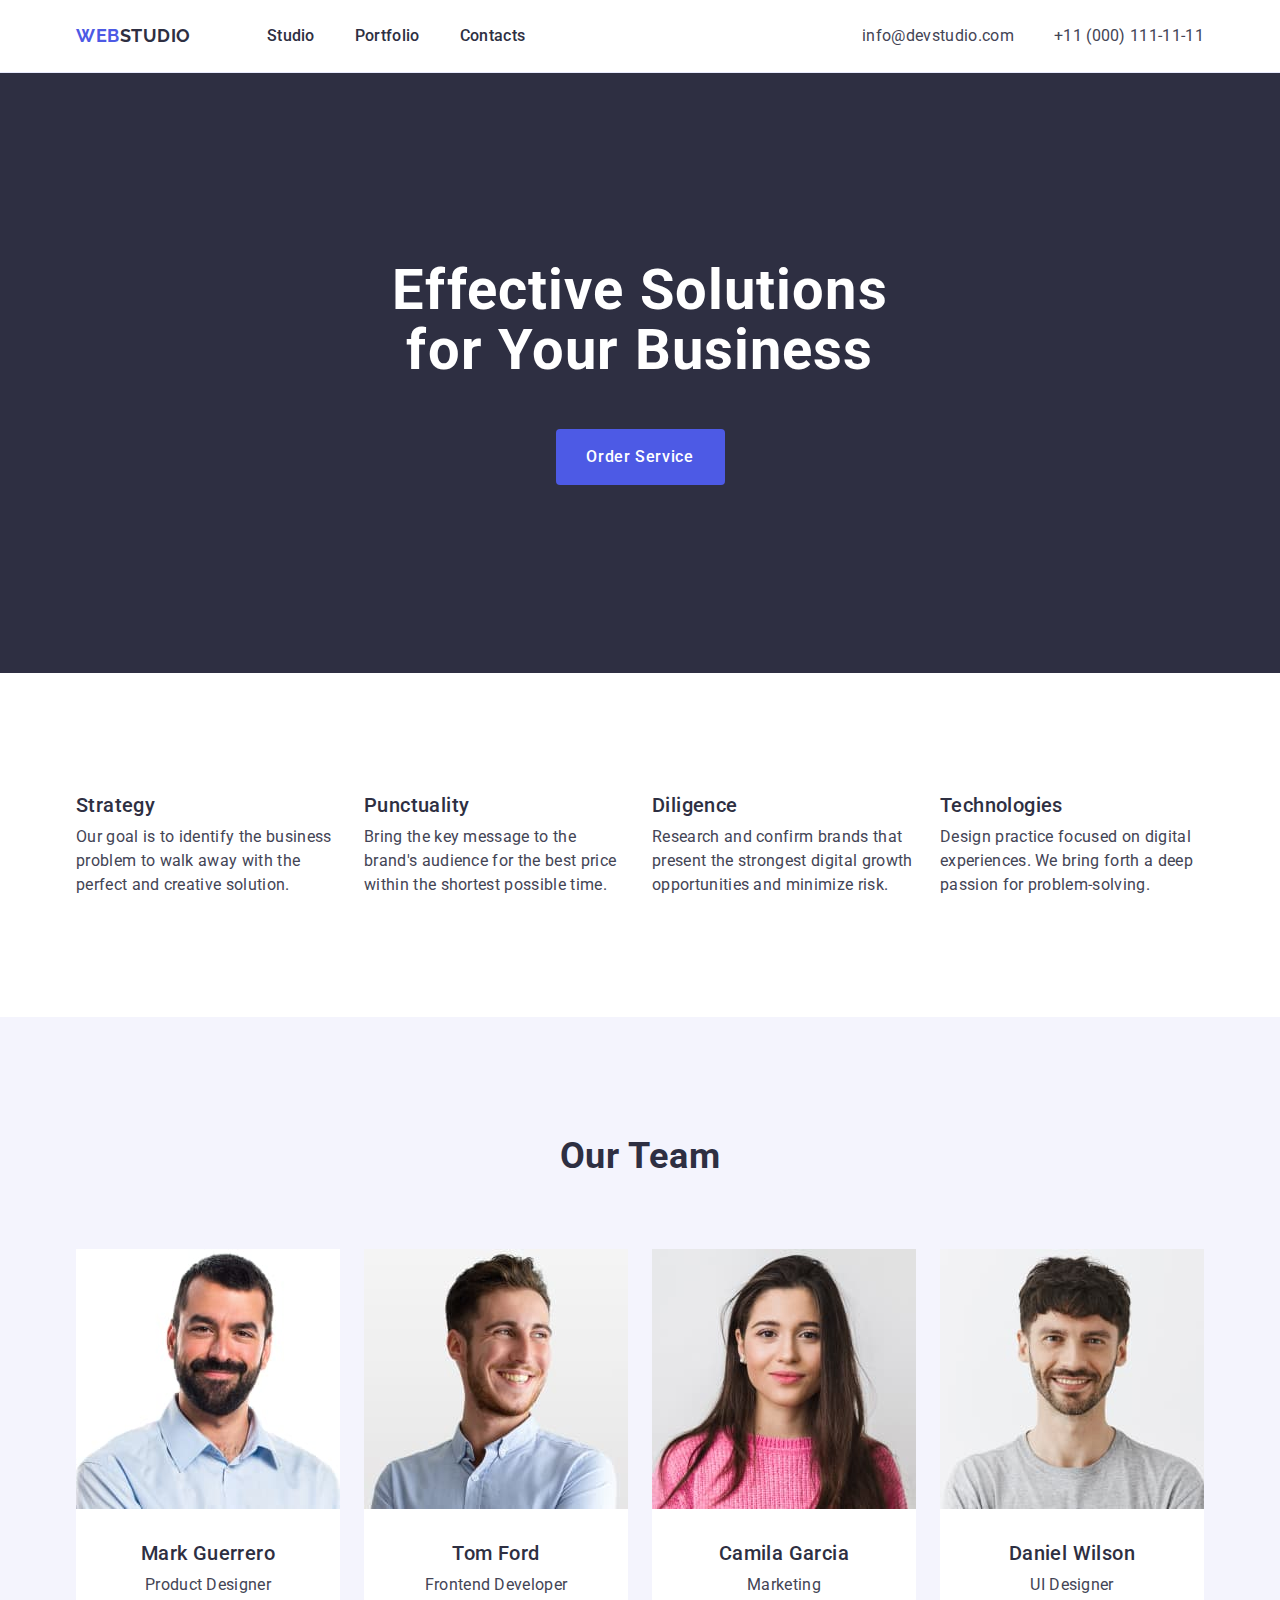
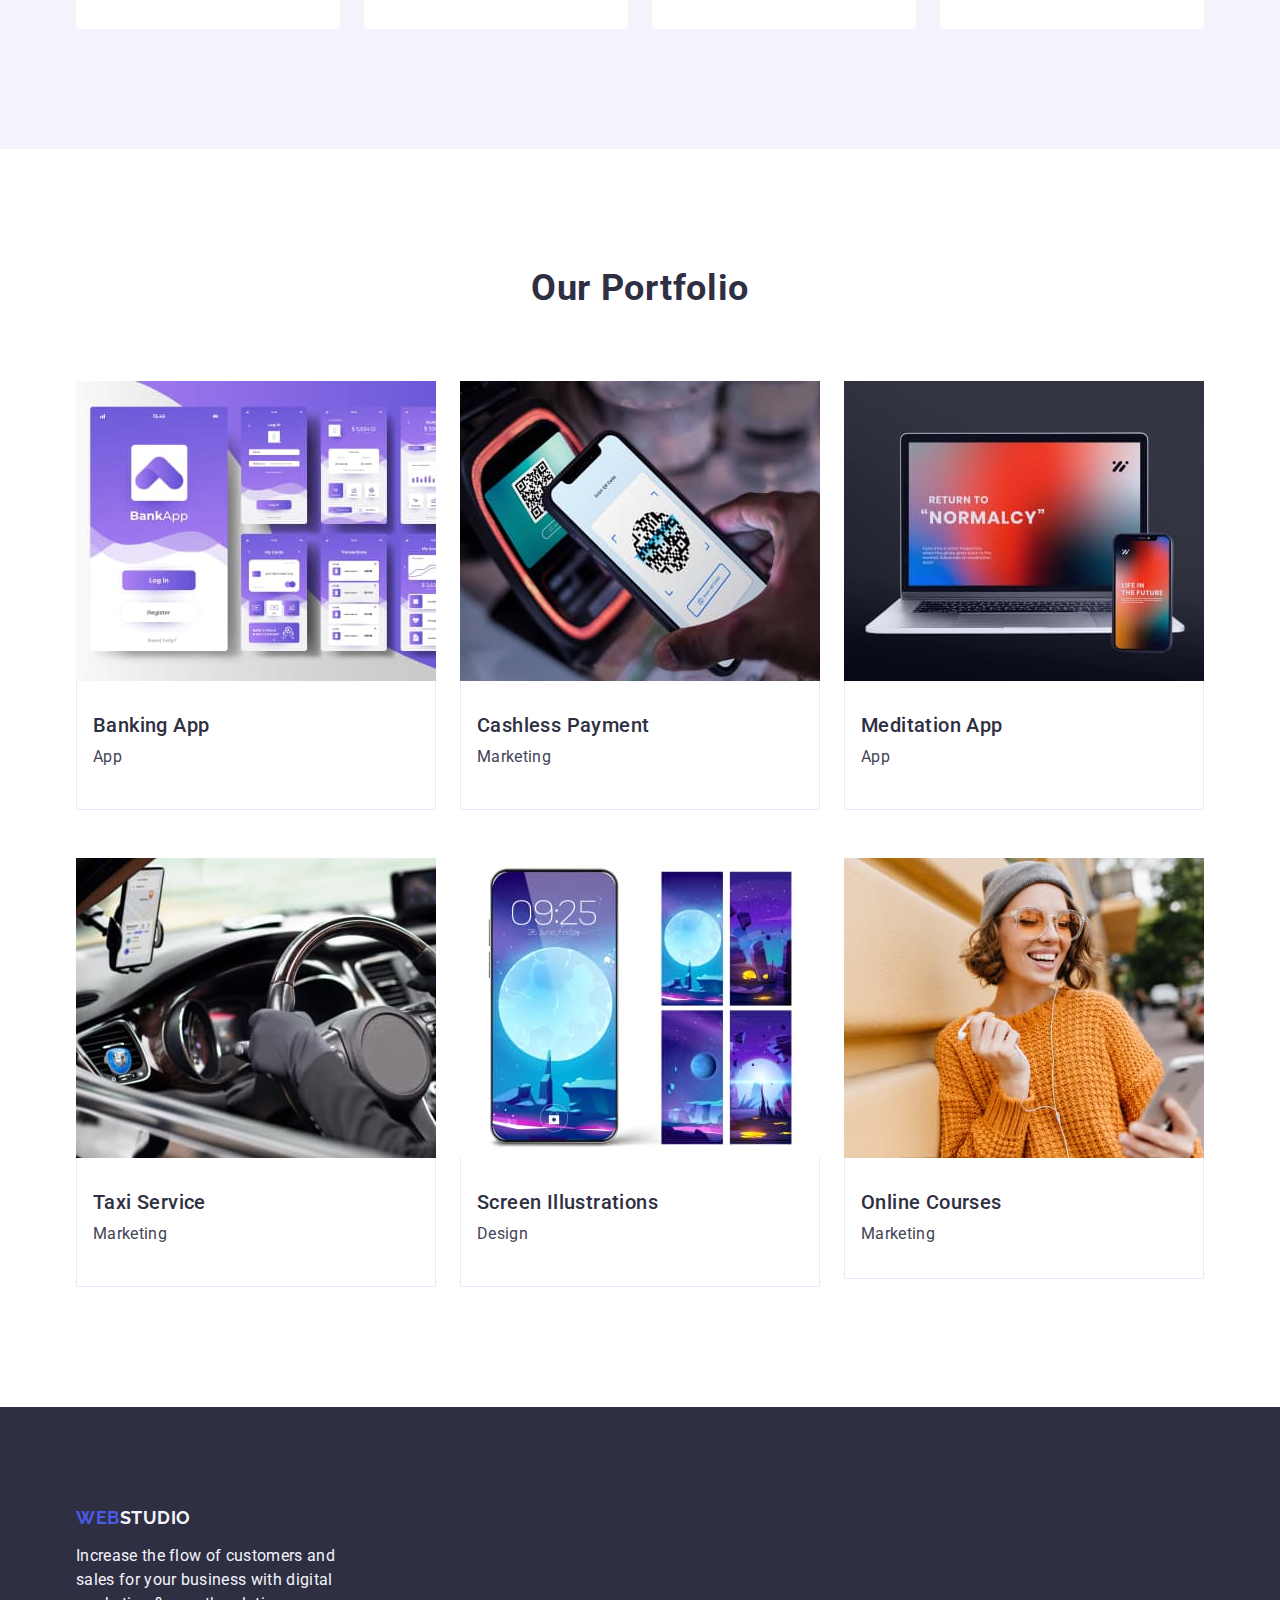
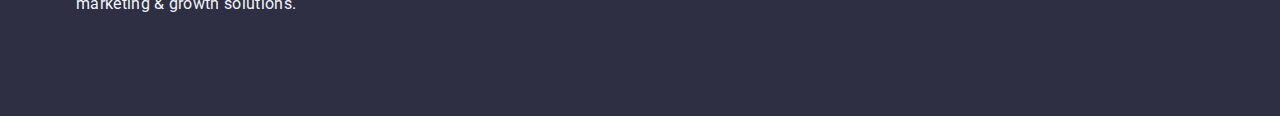
<file: index.html>
<!DOCTYPE html>
<html lang="en">
  <head>
    <meta charset="UTF-8" />
    <meta name="viewport" content="width=device-width, initial-scale=1.0" />
    <link rel="preconnect" href="https://fonts.googleapis.com" />
    <link rel="preconnect" href="https://fonts.gstatic.com" crossorigin />
    <link
      href="https://fonts.googleapis.com/css2?family=Roboto:wght@400;500;700&display=swap"
      rel="stylesheet"
    />
    <link rel="preconnect" href="https://fonts.googleapis.com" />
    <link rel="preconnect" href="https://fonts.gstatic.com" crossorigin />
    <link
      href="https://fonts.googleapis.com/css2?family=Raleway:wght@700&display=swap"
      rel="stylesheet"
    />
    <link
      rel="stylesheet"
      type="text/css"
      href="https://cdnjs.cloudflare.com/ajax/libs/modern-normalize/2.0.0/modern-normalize.min.css"
    />
    <link rel="stylesheet" href="css/styles.css" />
    <title>Document</title>
  </head>
  <body>
    <!--Header-->
    <header class="header-hero">
      <div class="container page-header-container">
        <nav class="header-nav-container">
          <a href="./index.html" class="logo"
            >Web<span class="studio">Studio</span></a
          >
          <ul class="list-header-nav-containers">
            <li>
              <a href="./index.html" class="header-list-items">Studio</a>
            </li>
            <li>
              <a href="/portfolio.html" class="header-list-items">Portfolio</a>
            </li>
            <li>
              <a href="" class="header-list-items">Contacts</a>
            </li>
          </ul>
        </nav>
        <address class="contacts">
          <ul class="contacts-header-container">
            <li>
              <a class="contacts-list" href="mailto:info@devstudio.com"
                >info@devstudio.com</a
              >
            </li>
            <li>
              <a class="contacts-list" href="tel:+110001111111"
                >+11 (000) 111-11-11</a
              >
            </li>
          </ul>
        </address>
      </div>
    </header>
    <!--Main page-->
    <main>
      <!--Section 1-->
      <section class="section first-section">
        <div class="container">
          <h1 class="main-title">Effective Solutions for Your Business</h1>
          <button class="button btn-order" type="button">Order Service</button>
        </div>
      </section>

      <!--Section 2-->
      <section class="section section-second">
        <div class="container">
          <h2 class="visually-hidden">Our advantages</h2>
          <ul class="list-section-second">
            <li class="list-items-section-two">
              <h3 class="text-title">Strategy</h3>
              <p class="text">
                Our goal is to identify the business problem to walk away with
                the perfect and creative solution.
              </p>
            </li>
            <li class="list-items-section-two">
              <h3 class="text-title">Punctuality</h3>
              <p class="text">
                Bring the key message to the brand's audience for the best price
                within the shortest possible time.
              </p>
            </li>
            <li class="list-items-section-two">
              <h3 class="text-title">Diligence</h3>
              <p class="text">
                Research and confirm brands that present the strongest digital
                growth opportunities and minimize risk.
              </p>
            </li>
            <li class="list-items-section-two">
              <h3 class="text-title">Technologies</h3>
              <p class="text">
                Design practice focused on digital experiences. We bring forth a
                deep passion for problem-solving.
              </p>
            </li>
          </ul>
        </div>
      </section>

      <!--Section 3-->

      <section class="section section-team">
        <div class="container">
          <h2 class="our-team">Our Team</h2>
          <ul class="image-team-container">
            <li class="team">
              <img
                src="./images/imga.jpg"
                alt="Mark Guerrero"
                width="264"
                height="260"
              />
              <div class="name-list">
                <h3 class="text-title">Mark Guerrero</h3>
                <p class="text">Product Designer</p>
              </div>
            </li>
            <li class="team">
              <img
                src="./images/imgb.jpg"
                alt="Tom Ford"
                width="264"
                height="260"
              />
              <div class="name-list">
                <h3 class="text-title">Tom Ford</h3>
                <p class="text">Frontend Developer</p>
              </div>
            </li>
            <li class="team">
              <img
                src="./images/imgc.jpg"
                alt="Camila Garcia"
                width="264"
                height="260"
              />
              <div class="name-list">
                <h3 class="text-title">Camila Garcia</h3>
                <p class="text">Marketing</p>
              </div>
            </li>
            <li class="team">
              <img
                src="./images/imgd.jpg"
                alt="Daniel Wilson"
                width="264"
                height="260"
              />
              <div class="name-list">
                <h3 class="text-title">Daniel Wilson</h3>
                <p class="text">UI Designer</p>
              </div>
            </li>
          </ul>
        </div>
      </section>

      <!-- Section 4 -->
      <!--Our portfolio-->
      <section class="section">
        <div class="container">
          <h2 class="our-team our-potfolio">Our Portfolio</h2>
          <ul class="image-portfolio-container">
            <li class="list-items-portfolio">
              <img src="./images/banking.jpg" alt="Banking App" width="360" />
              <div class="app-name-list">
                <h3 class="text-title title-portfolio">Banking App</h3>
                <p class="text text-portfolio">App</p>
              </div>
            </li>
            <li class="list-items-portfolio">
              <img
                src="./images/cashless.jpg"
                alt="Cashless Payment"
                width="360"
              />
              <div class="app-name-list">
                <h3 class="text-title title-portfolio">Cashless Payment</h3>
                <p class="text text-portfolio">Marketing</p>
              </div>
            </li>
            <li class="list-items-portfolio">
              <img
                src="./images/meditation.jpg"
                alt="Meditation App"
                width="360"
              />
              <div class="app-name-list">
                <h3 class="text-title title-portfolio">Meditation App</h3>
                <p class="text text-portfolio">App</p>
              </div>
            </li>
            <li class="list-items-portfolio">
              <img src="./images/taxi.jpg" alt="Taxi Service" width="360" />
              <div class="app-name-list">
                <h3 class="text-title title-portfolio">Taxi Service</h3>
                <p class="text text-portfolio">Marketing</p>
              </div>
            </li>
            <li class="list-items-portfolio">
              <img
                src="./images/screen.jpg"
                alt="Screen Illustrations"
                width="360"
              />
              <div class="app-name-list">
                <h3 class="text-title title-portfolio">Screen Illustrations</h3>
                <p class="text text-portfolio">Design</p>
              </div>
            </li>
            <li class="list-items-portfolio">
              <img src="./images/online.jpg" alt="Online Courses" width="360" />
              <div class="app-name-list">
                <h3 class="text-title title-portfolio">Online Courses</h3>
                <p class="text">Marketing</p>
              </div>
            </li>
          </ul>
        </div>
      </section>
    </main>
    <!-- Footer -->
    <footer class="footer">
      <div class="container footer-container">
        <a class="footer-logo" href="./index.html"
          >Web<span class="logo-studio">Studio</span></a
        >
        <p class="footer-text">
          Increase the flow of customers and sales for your business with
          digital marketing & growth solutions.
        </p>
      </div>
    </footer>
  </body>
</html>
</file>
<file: css/styles.css>
body {
  font-family: "Roboto", sans-serif;
  color: #434455;
  background-color: #ffffff;
}

a {
  text-decoration: none;
}

li,
ul {
  list-style-type: none;
  margin-top: 0;
  margin-bottom: 0;
  margin-left: 0;
  padding-left: 0;
}

img {
  display: block;
}

h1,
h2,
h3,
h4,
h5,
h6,
p {
  margin-top: 0;
  margin-bottom: 0;
}

.container {
  width: 1158px;
  margin-left: auto;
  margin-right: auto;
  padding-left: 15px;
  padding-right: 15px;
}

.section {
  padding-top: 120px;
  padding-bottom: 120px;
}

/*header*/

.page-header-container {
  display: flex;
  align-items: center;
  justify-content: space-between;
  padding-left: 15px;
  padding-right: 15px;
}

.header-hero {
  border-bottom: 1px solid #e7e9fc;
}

.header-nav-container {
  display: flex;

  align-items: center;
}

.list-header-nav-containers {
  display: flex;
  gap: 40px;
}

.contacts-header-container {
  display: flex;
  gap: 40px;
}

.studio {
  font-family: "Raleway", sans-serif;
  font-weight: 700;
  color: #2e2f42;
  font-size: 18px;
  letter-spacing: 0.03em;
  line-height: 1.17;
  text-transform: uppercase;
}

.logo {
  font-family: "Raleway", sans-serif;
  font-weight: 700;
  color: #4d5ae5;
  font-size: 18px;
  letter-spacing: 0.03em;
  line-height: 1.17;
  text-transform: uppercase;
  margin-right: 76px;
}

.header-list-items {
  display: block;
  font-weight: 500;
  font-size: 16px;
  line-height: 1.5;
  letter-spacing: 0.02em;
  color: #2e2f42;
  padding-top: 24px;
  padding-bottom: 24px;
}

.header-list-items:hover {
  color: #404bbf;
}

.header-list-items:focus {
  color: #404bbf;
}

.contacts {
  font-weight: 400;
  font-size: 16px;
  line-height: 1.5;
  letter-spacing: 0.02em;
  font-style: normal;
  color: #434455;
}

.contacts-list {
  font-weight: 400;
  font-size: 16px;
  line-height: 1.5;
  letter-spacing: 0.02em;
  font-style: normal;
  color: #434455;
  gap: 40px;
}

.contacts-list:hover,
.contacts-list:focus {
  color: rgba(64, 75, 191, 1);
}
/*Main section*/

/* Section 1 */

.first-section {
  background-color: #2e2f42;
  flex-shrink: 0;
  padding-top: 188px;
  padding-bottom: 188px;
}

.main-title {
  font-weight: 700;
  font-size: 56px;
  line-height: 1.07;
  text-align: center;
  letter-spacing: 0.02em;
  color: #ffffff;
  margin-bottom: 48px;
  max-width: 496px;
  margin-left: auto;
  margin-right: auto;
}

.btn-order {
  display: block;
  min-width: 169px;
  height: 56px;
  border: none;
  border-radius: 4px;
  margin-left: auto;
  margin-right: auto;
}

.button {
  cursor: pointer;
  color: #ffffff;
  background-color: #4d5ae5;
  font-weight: 500;
  line-height: 1.5;
  letter-spacing: 0.04em;
}

.button:hover {
  background-color: rgba(64, 75, 191, 1);
}

.button:focus {
  background-color: #404bbf;
}

/* Section 2 */
/*Our advantages*/

.visually-hidden {
  position: absolute;
  width: 1px;
  height: 1px;
  margin: -1px;
  border: 0;
  padding: 0;
  white-space: nowrap;
  clip-path: inset(100%);
  clip: rect(0 0 0 0);
  overflow: hidden;
}

.section-second {
  display: flex;
}

.list-section-second {
  display: flex;
  height: 104px;
  align-items: center;
  justify-content: space-between;
  gap: 24px;
  padding-left: 0;
}

.list-items-section-two {
  width: calc((100% - 72px) / 4);
}

.text-title {
  font-weight: 500;
  font-size: 20px;
  line-height: 1.2;
  color: #2e2f42;
  letter-spacing: 0.02em;
  margin-bottom: 8px;
}

.text {
  font-size: 16px;
  line-height: 1.5;
  letter-spacing: 0.02em;
}

/* Section 3 */
/*Our team*/

.image-team-container {
  display: flex;
  align-items: center;
  gap: 24px;
  padding-left: 0;
}

.our-team {
  color: #2e2f42;
  font-size: 36px;
  font-weight: 700;
  line-height: 1.11;
  text-align: center;
  letter-spacing: 0.02em;
  text-transform: capitalize;
  margin-bottom: 72px;
}

.section-team {
  background-color: #f4f4fd;
}

.team {
  background-color: #ffffff;
  width: calc((100% - 72px) / 4);
  border-radius: 0px 0px 4px 4px;
}

.name-list {
  padding-top: 32px;
  padding-bottom: 32px;
  text-align: center;
}

/* Section 4 */
/* Our potfolio */

.image-portfolio-container {
  display: flex;
  flex-wrap: wrap;
  column-gap: 24px;
  row-gap: 48px;
  padding-left: 0;
}

.title-portfolio {
  text-align: left;
}

.text-portfolio {
  text-align: left;
  margin-bottom: 8px;
}

.our-portfolio {
  margin-bottom: 72px;
}

.list-items-portfolio {
  width: calc((100% - 48px) / 3);
}

.app-name-list {
  border: 1px solid #e7e9fc;
  border-top: none;
  padding: 32px 16px;
}

/*Footer*/

.footer-container {
  display: block;
  align-items: center;
  justify-content: flex-start;
}

.footer {
  background-color: #2e2f42;
  height: auto;
  padding-top: 100px;
  padding-bottom: 100px;
}

.footer-logo {
  display: inline-block;
  color: #4d5ae5;
  font-family: "Raleway", sans-serif;
  font-weight: 700;
  font-size: 18px;
  line-height: 1.17;
  letter-spacing: 0.03em;
  text-transform: uppercase;
  margin-bottom: 16px;
}

.footer-text {
  color: #f4f4fd;
  font-size: 16px;
  line-height: 1.5;
  letter-spacing: 0.02em;
  width: 264px;
}

.logo-studio {
  color: #f4f4fd;
  line-height: 1.17;
}
</file>
